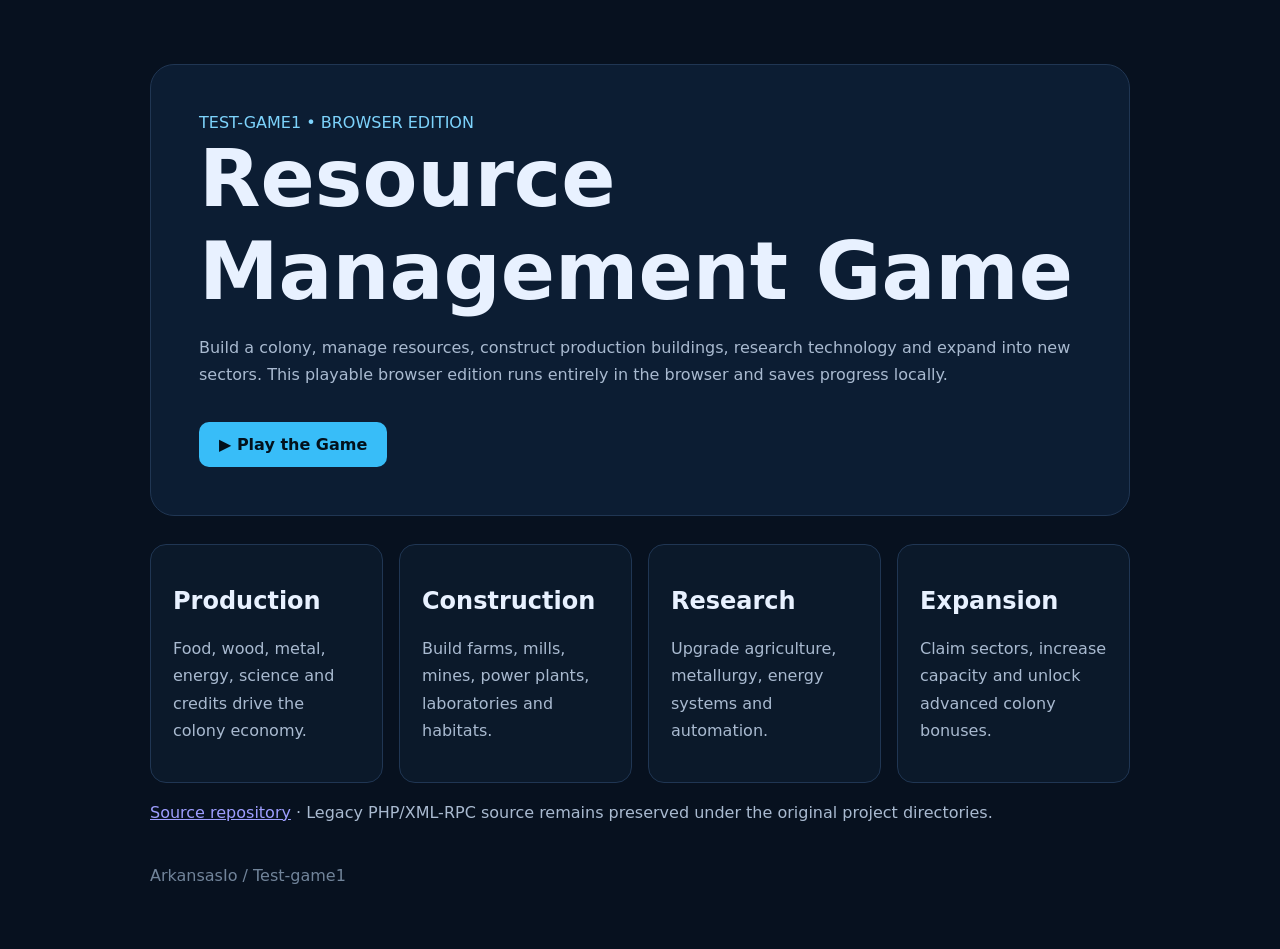
<file: docs/index.html>
<!doctype html>
<html lang="en"><head><meta charset="utf-8"><meta name="viewport" content="width=device-width,initial-scale=1"><title>Test-game1 — Resource Management Game</title><meta name="description" content="Playable browser resource management game."><style>:root{color-scheme:dark;font-family:system-ui,sans-serif}body{margin:0;background:#07111f;color:#e8f1ff}main{max-width:980px;margin:auto;padding:64px 24px}.hero{padding:48px;border:1px solid #203653;border-radius:24px;background:#0c1d33}h1{font-size:clamp(2.4rem,7vw,5rem);margin:0 0 12px}p{color:#a9bad0;line-height:1.7}.btn{display:inline-block;margin-top:18px;padding:13px 20px;border-radius:10px;background:#38bdf8;color:#03111c;text-decoration:none;font-weight:700}.grid{display:grid;grid-template-columns:repeat(auto-fit,minmax(220px,1fr));gap:16px;margin-top:28px}.card{padding:22px;border:1px solid #203653;border-radius:16px;background:#0b192a}.tag{color:#7dd3fc}footer{margin-top:40px;color:#71849a}</style></head><body><main><section class="hero"><span class="tag">TEST-GAME1 • BROWSER EDITION</span><h1>Resource Management Game</h1><p>Build a colony, manage resources, construct production buildings, research technology and expand into new sectors. This playable browser edition runs entirely in the browser and saves progress locally.</p><a class="btn" href="game/">▶ Play the Game</a></section><section class="grid"><div class="card"><h2>Production</h2><p>Food, wood, metal, energy, science and credits drive the colony economy.</p></div><div class="card"><h2>Construction</h2><p>Build farms, mills, mines, power plants, laboratories and habitats.</p></div><div class="card"><h2>Research</h2><p>Upgrade agriculture, metallurgy, energy systems and automation.</p></div><div class="card"><h2>Expansion</h2><p>Claim sectors, increase capacity and unlock advanced colony bonuses.</p></div></section><p><a href="https://github.com/ArkansasIo/Test-game1">Source repository</a> · Legacy PHP/XML-RPC source remains preserved under the original project directories.</p><footer>ArkansasIo / Test-game1</footer></main></body></html>
</file>
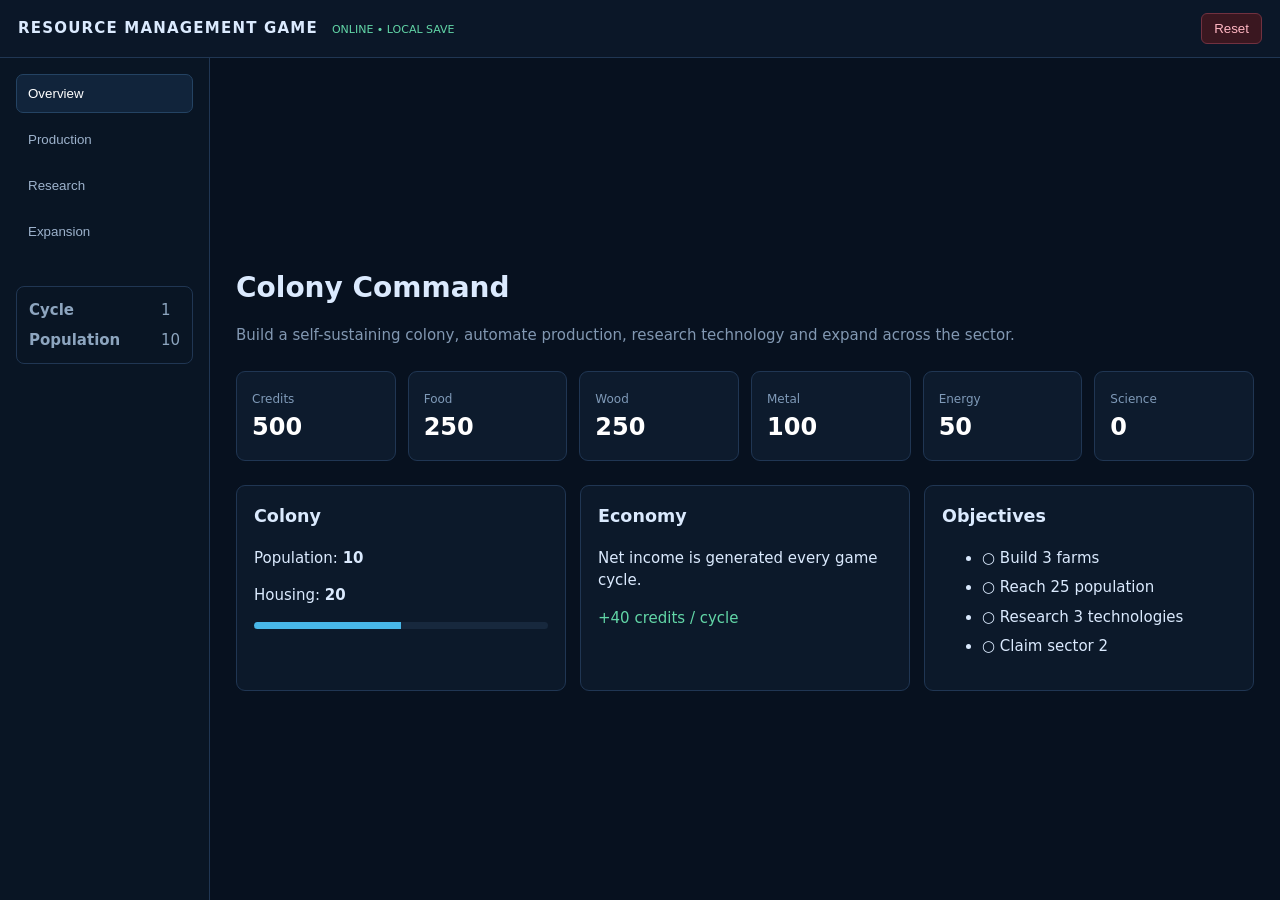
<file: docs/game/index.html>
<!doctype html>
<html lang="en">
<head>
  <meta charset="utf-8">
  <meta name="viewport" content="width=device-width,initial-scale=1,viewport-fit=cover">
  <meta name="theme-color" content="#07111f">
  <title>Resource Management Game</title>
  <link rel="stylesheet" href="style.css">
</head>
<body>
  <header class="topbar"><div><strong>RESOURCE MANAGEMENT GAME</strong><span id="status">ONLINE • LOCAL SAVE</span></div><button id="reset" class="danger">Reset</button></header>
  <main class="layout">
    <aside class="sidebar">
      <button class="tab active" data-tab="overview">Overview</button><button class="tab" data-tab="production">Production</button><button class="tab" data-tab="research">Research</button><button class="tab" data-tab="expansion">Expansion</button>
      <div class="savebox"><b>Cycle</b><span id="cycle">1</span><b>Population</b><span id="population">10</span></div>
    </aside>
    <section class="content">
      <section id="overview" class="panel active"><h1>Colony Command</h1><p class="muted">Build a self-sustaining colony, automate production, research technology and expand across the sector.</p><div id="resources" class="resource-grid"></div><div class="cards"><article><h3>Colony</h3><p>Population: <b id="popCard">10</b></p><p>Housing: <b id="housing">20</b></p><div class="bar"><i id="popbar"></i></div></article><article><h3>Economy</h3><p>Net income is generated every game cycle.</p><p class="good" id="income">+0 / cycle</p></article><article><h3>Objectives</h3><ul id="objectives"></ul></article></div></section>
      <section id="production" class="panel"><h1>Production</h1><div id="productionList" class="action-grid"></div></section>
      <section id="research" class="panel"><h1>Research</h1><p class="muted">Research permanently improves your colony.</p><div id="researchList" class="action-grid"></div></section>
      <section id="expansion" class="panel"><h1>Expansion</h1><div id="expansionList" class="action-grid"></div></section>
    </section>
  </main>
  <script src="game.js"></script>
</body>
</html>
</file>
<file: docs/game/style.css>
*{box-sizing:border-box}body{margin:0;background:#07111f;color:#dbeafe;font:15px/1.5 system-ui,-apple-system,Segoe UI,sans-serif}.topbar{height:58px;padding:0 18px;display:flex;align-items:center;justify-content:space-between;background:#0b1728;border-bottom:1px solid #203653;position:sticky;top:0;z-index:3}.topbar strong{letter-spacing:.08em}.topbar span{font-size:11px;color:#62d6a7;margin-left:14px}.layout{display:grid;grid-template-columns:210px 1fr;min-height:calc(100vh - 58px)}.sidebar{background:#091524;border-right:1px solid #203653;padding:16px}.tab{width:100%;padding:11px;margin-bottom:7px;text-align:left;border:1px solid transparent;border-radius:7px;background:transparent;color:#9db2cc;cursor:pointer}.tab:hover,.tab.active{background:#11243b;border-color:#244363;color:#fff}.savebox{margin-top:28px;display:grid;grid-template-columns:1fr auto;gap:7px;padding:12px;border:1px solid #203653;border-radius:8px;color:#8da5bf}.content{padding:26px;max-width:1200px;width:100%;margin:auto}.panel{display:none}.panel.active{display:block}h1{margin:0 0 6px;font-size:28px}h3{margin-top:0}.muted{color:#8298b2}.resource-grid{display:grid;grid-template-columns:repeat(auto-fit,minmax(150px,1fr));gap:12px;margin:24px 0}.resource{background:#0d1b2d;border:1px solid #203653;border-radius:9px;padding:15px}.resource b{display:block;font-size:24px;color:#fff}.resource span{color:#7f9ab8;font-size:12px}.cards,.action-grid{display:grid;grid-template-columns:repeat(auto-fit,minmax(230px,1fr));gap:14px}.cards article,.action{background:#0c192a;border:1px solid #203653;border-radius:9px;padding:17px}.action{display:flex;flex-direction:column}.action p{color:#91a6bf;min-height:45px}.action button{margin-top:auto;padding:10px;border:1px solid #2d5b82;border-radius:6px;background:#12304d;color:#e7f2ff;cursor:pointer}.action button:hover{background:#174265}.action button:disabled{opacity:.4;cursor:not-allowed}.good{color:#62d6a7!important}.bar{height:7px;background:#17283d;border-radius:8px;overflow:hidden}.bar i{display:block;height:100%;background:#48b7e8;width:50%}.danger{background:#3a1720;border:1px solid #713140;color:#ffb6c2;border-radius:6px;padding:7px 12px;cursor:pointer}li{margin:7px 0}@media(max-width:700px){.layout{grid-template-columns:1fr}.sidebar{display:flex;gap:6px;overflow:auto;border-right:0;border-bottom:1px solid #203653}.tab{min-width:115px;margin:0}.savebox{display:none}.content{padding:16px}}
</file>
